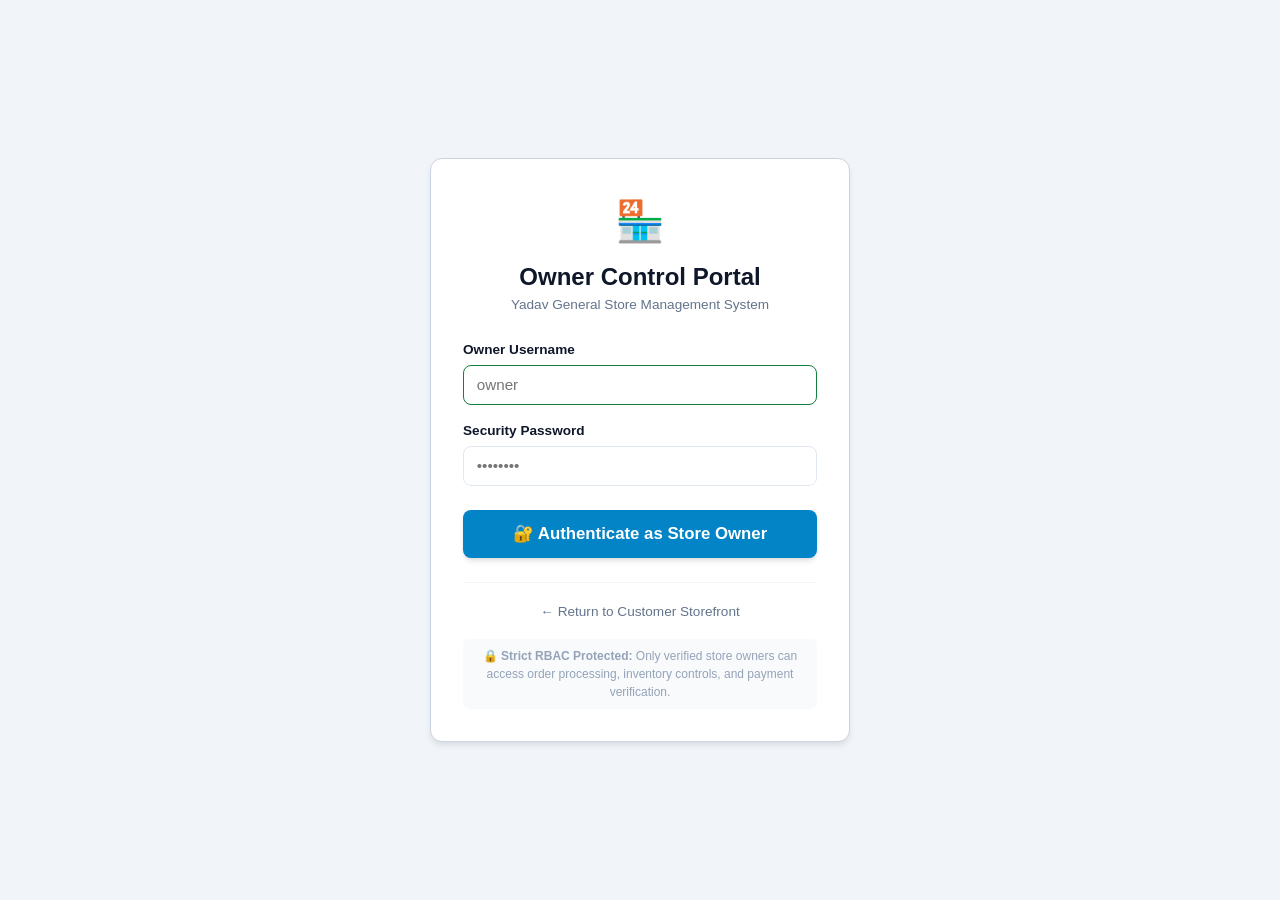
<file: templates/owner_login.html>
<!DOCTYPE html>
<html lang="en">
<head>
  <meta charset="UTF-8">
  <meta name="viewport" content="width=device-width, initial-scale=1.0">
  <title>Owner Portal Login | Yadav General Store</title>
  <link rel="stylesheet" href="/static/css/style.css">
  <link rel="stylesheet" href="/static/css/dashboard.css">
  <link rel="icon" href="data:image/svg+xml,<svg xmlns='http://www.w3.org/2000/svg' viewBox='0 0 100 100'><text y='.9em' font-size='90'>🔐</text></svg>">
</head>
<body class="owner-body" style="display:flex; align-items:center; justify-content:center; min-height:100vh; padding:1rem;">

  <div style="background:white; max-width:420px; width:100%; padding:2rem; border-radius:12px; border:1px solid #cbd5e1; box-shadow:0 4px 6px -1px rgba(0,0,0,0.1);">
    <div style="text-align:center; margin-bottom:1.5rem;">
      <span style="font-size:2.5rem;">🏪</span>
      <h2 style="font-weight:800; color:#0f172a; margin-top:0.5rem;">Owner Control Portal</h2>
      <p style="font-size:0.85rem; color:#64748b;">Yadav General Store Management System</p>
    </div>

    <form onsubmit="handleOwnerLogin(event)">
      <div class="form-group">
        <label class="form-label">Owner Username</label>
        <input type="text" id="owner-username" class="form-input" required placeholder="owner" autofocus />
      </div>

      <div class="form-group">
        <label class="form-label">Security Password</label>
        <input type="password" id="owner-password" class="form-input" required placeholder="••••••••" />
      </div>

      <div id="login-error-msg" style="display:none; color:#dc2626; background:#fee2e2; padding:0.6rem; border-radius:6px; font-size:0.85rem; margin-bottom:1rem;"></div>

      <button type="submit" id="owner-login-btn" class="submit-order-btn" style="background:#0284c7;">
        🔐 Authenticate as Store Owner
      </button>
    </form>

    <div style="margin-top:1.5rem; text-align:center; border-top:1px solid #f1f5f9; padding-top:1rem;">
      <a href="/" style="font-size:0.85rem; color:#64748b; text-decoration:none;">← Return to Customer Storefront</a>
    </div>

    <div style="margin-top:1rem; font-size:0.75rem; color:#94a3b8; text-align:center; background:#f8fafc; padding:0.5rem; border-radius:6px;">
      🔒 <strong>Strict RBAC Protected:</strong> Only verified store owners can access order processing, inventory controls, and payment verification.
    </div>
  </div>

  <script>
    async function handleOwnerLogin(event) {
      event.preventDefault();
      const username = document.getElementById('owner-username').value.trim();
      const password = document.getElementById('owner-password').value.trim();
      const errorBox = document.getElementById('login-error-msg');
      const submitBtn = document.getElementById('owner-login-btn');

      errorBox.style.display = 'none';
      submitBtn.disabled = true;
      submitBtn.textContent = 'Verifying Credentials...';

      try {
        const res = await fetch('/api/owner/login', {
          method: 'POST',
          headers: { 'Content-Type': 'application/json' },
          body: JSON.stringify({ username, password })
        });

        const data = await res.json();
        if (!res.ok) {
          errorBox.textContent = data.error || 'Invalid credentials.';
          errorBox.style.display = 'block';
          submitBtn.disabled = false;
          submitBtn.textContent = '🔐 Authenticate as Store Owner';
          return;
        }

        // Redirect to owner dashboard
        window.location.href = '/owner/dashboard';
      } catch (err) {
        errorBox.textContent = 'Network error. Please try again.';
        errorBox.style.display = 'block';
        submitBtn.disabled = false;
        submitBtn.textContent = '🔐 Authenticate as Store Owner';
      }
    }
  </script>
</body>
</html>
</file>
<file: static/css/style.css>
:root {
  --primary: #15803d;
  --primary-hover: #166534;
  --primary-light: #dcfce7;
  --primary-dark: #14532d;
  --secondary: #d97706;
  --secondary-light: #fef3c7;
  --accent: #2563eb;
  --danger: #dc2626;
  --danger-light: #fee2e2;
  --success: #16a34a;
  --bg: #f8fafc;
  --surface: #ffffff;
  --border: #e2e8f0;
  --text-main: #0f172a;
  --text-muted: #64748b;
  --shadow-sm: 0 1px 2px 0 rgb(0 0 0 / 0.05);
  --shadow-md: 0 4px 6px -1px rgb(0 0 0 / 0.1), 0 2px 4px -2px rgb(0 0 0 / 0.1);
  --shadow-lg: 0 10px 15px -3px rgb(0 0 0 / 0.1), 0 4px 6px -4px rgb(0 0 0 / 0.1);
  --radius: 12px;
}

* {
  box-sizing: border-box;
  margin: 0;
  padding: 0;
}

body {
  font-family: -apple-system, BlinkMacSystemFont, "Segoe UI", Roboto, Oxygen, Ubuntu, Cantarell, "Noto Sans Devanagari", sans-serif;
  background-color: var(--bg);
  color: var(--text-main);
  line-height: 1.5;
  padding-bottom: 80px;
}

/* Header */
.navbar {
  position: sticky;
  top: 0;
  z-index: 50;
  background: var(--surface);
  border-bottom: 1px solid var(--border);
  box-shadow: var(--shadow-sm);
  padding: 0.75rem 1rem;
}

.nav-container {
  max-width: 1200px;
  margin: 0 auto;
  display: flex;
  align-items: center;
  justify-content: space-between;
  gap: 1rem;
}

.brand {
  display: flex;
  align-items: center;
  gap: 0.5rem;
  text-decoration: none;
  color: var(--primary-dark);
}

.brand-icon {
  font-size: 1.75rem;
}

.brand-title {
  font-size: 1.25rem;
  font-weight: 800;
  letter-spacing: -0.025em;
  color: var(--primary-dark);
  line-height: 1.1;
}

.brand-sub {
  font-size: 0.75rem;
  color: var(--text-muted);
}

.nav-actions {
  display: flex;
  align-items: center;
  gap: 0.75rem;
}

/* Language Toggle */
.lang-switcher {
  display: flex;
  border: 1px solid var(--border);
  border-radius: 20px;
  overflow: hidden;
  background: var(--bg);
}

.lang-btn {
  padding: 0.25rem 0.6rem;
  font-size: 0.8rem;
  border: none;
  background: transparent;
  cursor: pointer;
  font-weight: 600;
  color: var(--text-muted);
  transition: all 0.2s;
}

.lang-btn.active-lang {
  background: var(--primary);
  color: #fff;
}

/* Nav Links & Buttons */
.nav-link {
  text-decoration: none;
  color: var(--text-main);
  font-weight: 600;
  font-size: 0.9rem;
  padding: 0.4rem 0.8rem;
  border-radius: 8px;
  transition: background 0.2s;
}

.nav-link:hover {
  background: var(--bg);
}

.cart-btn {
  position: relative;
  display: flex;
  align-items: center;
  gap: 0.4rem;
  background: var(--primary);
  color: #fff;
  border: none;
  padding: 0.5rem 1rem;
  border-radius: 20px;
  font-weight: 700;
  cursor: pointer;
  box-shadow: var(--shadow-sm);
  transition: background 0.2s;
}

.cart-btn:hover {
  background: var(--primary-hover);
}

.cart-badge {
  background: #f59e0b;
  color: #000;
  font-size: 0.75rem;
  padding: 0.1rem 0.4rem;
  border-radius: 10px;
  font-weight: 800;
}

/* Hero & Announcement */
.hero-banner {
  background: linear-gradient(135deg, #15803d 0%, #166534 100%);
  color: white;
  padding: 1.75rem 1rem;
  text-align: center;
  margin-bottom: 1.5rem;
}

.hero-banner h1 {
  font-size: 1.75rem;
  font-weight: 800;
  margin-bottom: 0.4rem;
}

.hero-banner p {
  font-size: 0.95rem;
  opacity: 0.9;
  max-width: 600px;
  margin: 0 auto;
}

.container {
  max-width: 1200px;
  margin: 0 auto;
  padding: 0 1rem;
}

/* Search & Categories */
.search-box {
  margin-bottom: 1.25rem;
  display: flex;
  gap: 0.5rem;
}

.search-input {
  flex: 1;
  padding: 0.75rem 1rem;
  border: 2px solid var(--border);
  border-radius: var(--radius);
  font-size: 1rem;
  background: var(--surface);
  outline: none;
  transition: border-color 0.2s;
}

.search-input:focus {
  border-color: var(--primary);
}

.categories-bar {
  display: flex;
  gap: 0.5rem;
  overflow-x: auto;
  padding-bottom: 0.75rem;
  margin-bottom: 1.5rem;
  scrollbar-width: thin;
}

.cat-pill {
  padding: 0.5rem 1rem;
  border-radius: 20px;
  background: var(--surface);
  border: 1px solid var(--border);
  white-space: nowrap;
  font-size: 0.875rem;
  font-weight: 600;
  cursor: pointer;
  color: var(--text-main);
  transition: all 0.2s;
}

.cat-pill:hover, .cat-pill.active {
  background: var(--primary);
  color: white;
  border-color: var(--primary);
}

/* Product Grid */
.products-grid {
  display: grid;
  grid-template-columns: repeat(auto-fill, minmax(260px, 1fr));
  gap: 1.25rem;
  margin-bottom: 2rem;
}

.product-card {
  background: var(--surface);
  border: 1px solid var(--border);
  border-radius: var(--radius);
  padding: 1rem;
  display: flex;
  flex-direction: column;
  box-shadow: var(--shadow-sm);
  transition: transform 0.2s, box-shadow 0.2s;
  position: relative;
}

.product-card:hover {
  transform: translateY(-2px);
  box-shadow: var(--shadow-md);
}

.product-img-wrapper {
  width: 100%;
  height: 150px;
  background: #f1f5f9;
  border-radius: 8px;
  overflow: hidden;
  display: flex;
  align-items: center;
  justify-content: center;
  margin-bottom: 0.75rem;
}

.product-img {
  max-width: 100%;
  max-height: 100%;
  object-fit: contain;
}

.stock-tag {
  position: absolute;
  top: 1.5rem;
  left: 1.5rem;
  font-size: 0.7rem;
  font-weight: 700;
  padding: 0.2rem 0.5rem;
  border-radius: 6px;
  text-transform: uppercase;
}

.stock-in {
  background: var(--primary-light);
  color: var(--primary-dark);
}

.stock-low {
  background: var(--secondary-light);
  color: var(--secondary);
}

.stock-out {
  background: var(--danger-light);
  color: var(--danger);
}

.product-category {
  font-size: 0.75rem;
  font-weight: 700;
  color: var(--text-muted);
  text-transform: uppercase;
  margin-bottom: 0.25rem;
}

.product-title {
  font-size: 1rem;
  font-weight: 700;
  color: var(--text-main);
  line-height: 1.25;
  margin-bottom: 0.25rem;
}

.product-title-hi {
  font-size: 0.875rem;
  color: #475569;
  margin-bottom: 0.5rem;
}

.product-desc {
  font-size: 0.8rem;
  color: var(--text-muted);
  margin-bottom: 0.75rem;
  display: -webkit-box;
  -webkit-line-clamp: 2;
  -webkit-box-orient: vertical;
  overflow: hidden;
}

.product-footer {
  margin-top: auto;
  display: flex;
  flex-direction: column;
  gap: 0.5rem;
}

.unit-select-wrap {
  display: flex;
  flex-direction: column;
  gap: 0.2rem;
}

.unit-label {
  font-size: 0.75rem;
  font-weight: 600;
  color: var(--text-muted);
}

.unit-select {
  width: 100%;
  padding: 0.4rem 0.6rem;
  border: 1px solid var(--border);
  border-radius: 8px;
  background: var(--surface);
  font-size: 0.875rem;
  font-weight: 600;
  cursor: pointer;
}

.price-action-row {
  display: flex;
  align-items: center;
  justify-content: space-between;
  margin-top: 0.25rem;
}

.price-display {
  font-size: 1.25rem;
  font-weight: 800;
  color: var(--primary-dark);
}

.add-btn {
  background: var(--primary);
  color: white;
  border: none;
  padding: 0.5rem 0.9rem;
  border-radius: 8px;
  font-size: 0.875rem;
  font-weight: 700;
  cursor: pointer;
  transition: background 0.2s;
}

.add-btn:hover {
  background: var(--primary-hover);
}

.add-btn:disabled {
  background: #cbd5e1;
  cursor: not-allowed;
}

/* Modals & Drawers */
.modal-overlay {
  display: none;
  position: fixed;
  inset: 0;
  background: rgba(0, 0, 0, 0.5);
  z-index: 100;
  align-items: center;
  justify-content: center;
  padding: 1rem;
}

.modal-overlay.active {
  display: flex;
}

.modal-content {
  background: var(--surface);
  border-radius: var(--radius);
  max-width: 500px;
  width: 100%;
  max-height: 90vh;
  overflow-y: auto;
  padding: 1.5rem;
  box-shadow: var(--shadow-lg);
  position: relative;
}

.modal-header {
  display: flex;
  align-items: center;
  justify-content: space-between;
  margin-bottom: 1rem;
  border-bottom: 1px solid var(--border);
  padding-bottom: 0.75rem;
}

.modal-title {
  font-size: 1.25rem;
  font-weight: 700;
}

.close-btn {
  background: transparent;
  border: none;
  font-size: 1.5rem;
  cursor: pointer;
  color: var(--text-muted);
}

/* Cart Items */
.cart-item {
  display: flex;
  justify-content: space-between;
  align-items: center;
  padding: 0.75rem 0;
  border-bottom: 1px solid var(--border);
  gap: 0.5rem;
}

.cart-item-info {
  flex: 1;
}

.cart-item-name {
  font-weight: 700;
  font-size: 0.9rem;
}

.cart-item-unit {
  font-size: 0.8rem;
  color: var(--text-muted);
}

.qty-control {
  display: flex;
  align-items: center;
  gap: 0.4rem;
  border: 1px solid var(--border);
  border-radius: 8px;
  padding: 0.1rem;
}

.qty-btn {
  width: 28px;
  height: 28px;
  border: none;
  background: var(--bg);
  border-radius: 6px;
  font-weight: bold;
  cursor: pointer;
}

.qty-val {
  min-width: 24px;
  text-align: center;
  font-size: 0.9rem;
  font-weight: 700;
}

.bill-row {
  display: flex;
  justify-content: space-between;
  margin: 0.4rem 0;
  font-size: 0.9rem;
  color: var(--text-muted);
}

.bill-total {
  font-size: 1.15rem;
  font-weight: 800;
  color: var(--text-main);
  border-top: 2px dashed var(--border);
  padding-top: 0.5rem;
  margin-top: 0.5rem;
}

.form-group {
  margin-bottom: 1rem;
}

.form-label {
  display: block;
  font-size: 0.85rem;
  font-weight: 700;
  margin-bottom: 0.3rem;
  color: var(--text-main);
}

.form-input, .form-textarea, .form-select {
  width: 100%;
  padding: 0.65rem 0.8rem;
  border: 1.5px solid var(--border);
  border-radius: 8px;
  font-size: 0.95rem;
  outline: none;
  background: var(--surface);
}

.form-input:focus, .form-textarea:focus, .form-select:focus {
  border-color: var(--primary);
}

.radio-group {
  display: grid;
  grid-template-columns: 1fr 1fr;
  gap: 0.5rem;
}

.radio-card {
  border: 1.5px solid var(--border);
  border-radius: 8px;
  padding: 0.6rem;
  text-align: center;
  cursor: pointer;
  font-size: 0.85rem;
  font-weight: 600;
  transition: all 0.2s;
}

.radio-card input {
  display: none;
}

.radio-card.active {
  border-color: var(--primary);
  background: var(--primary-light);
  color: var(--primary-dark);
}

.submit-order-btn {
  width: 100%;
  background: var(--primary);
  color: white;
  border: none;
  padding: 0.85rem;
  border-radius: 8px;
  font-size: 1.05rem;
  font-weight: 800;
  cursor: pointer;
  margin-top: 0.5rem;
  box-shadow: var(--shadow-md);
  transition: background 0.2s;
}

.submit-order-btn:hover {
  background: var(--primary-hover);
}

/* Toast notifications */
.toast {
  position: fixed;
  bottom: 20px;
  right: 20px;
  z-index: 200;
  padding: 0.75rem 1.25rem;
  border-radius: 8px;
  font-weight: 600;
  color: white;
  box-shadow: var(--shadow-lg);
  display: none;
  animation: slideIn 0.3s ease;
}

.toast.success { background: var(--success); }
.toast.error { background: var(--danger); }
.toast.info { background: var(--accent); }

@keyframes slideIn {
  from { transform: translateY(100%); opacity: 0; }
  to { transform: translateY(0); opacity: 1; }
}

@media (max-width: 640px) {
  .hero-banner h1 { font-size: 1.35rem; }
  .products-grid { grid-template-columns: repeat(2, 1fr); gap: 0.75rem; }
  .product-card { padding: 0.75rem; }
  .product-img-wrapper { height: 110px; }
  .price-display { font-size: 1.05rem; }
  .add-btn { padding: 0.4rem 0.6rem; font-size: 0.75rem; }
  .radio-group { grid-template-columns: 1fr; }
}

/* Notification Drawer & Bell */
.notif-bell-btn {
  position: relative;
  background: transparent;
  border: 1px solid #e2e8f0;
  border-radius: 8px;
  font-size: 1.15rem;
  cursor: pointer;
  padding: 0.35rem 0.6rem;
  display: inline-flex;
  align-items: center;
  justify-content: center;
  color: #334155;
  transition: all 0.2s ease;
}

.notif-bell-btn:hover {
  background: #f1f5f9;
  border-color: #cbd5e1;
}

.notif-badge {
  position: absolute;
  top: -6px;
  right: -6px;
  background: #dc2626;
  color: white;
  font-size: 0.68rem;
  font-weight: 800;
  border-radius: 10px;
  min-width: 18px;
  height: 18px;
  line-height: 18px;
  text-align: center;
  padding: 0 4px;
  border: 2px solid white;
}

.notif-item {
  background: #ffffff;
  border: 1px solid #e2e8f0;
  border-radius: 8px;
  padding: 0.75rem;
  font-size: 0.85rem;
  display: flex;
  flex-direction: column;
  gap: 0.25rem;
  transition: background 0.2s;
}

.notif-item.unread {
  background: #f0fdf4;
  border-color: #86efac;
}

.notif-time {
  font-size: 0.75rem;
  color: #64748b;
}
</file>
<file: static/css/dashboard.css>
:root {
  --owner-primary: #1e293b;
  --owner-accent: #0284c7;
  --owner-accent-light: #e0f2fe;
  --owner-success: #15803d;
  --owner-warning: #b45309;
  --owner-danger: #b91c1c;
  --owner-bg: #f1f5f9;
  --owner-card: #ffffff;
  --owner-border: #cbd5e1;
}

body.owner-body {
  background-color: var(--owner-bg);
  color: #1e293b;
  font-family: -apple-system, BlinkMacSystemFont, "Segoe UI", Roboto, sans-serif;
  margin: 0;
  padding: 0;
}

.owner-header {
  background: #0f172a;
  color: white;
  padding: 0.85rem 1.5rem;
  display: flex;
  justify-content: space-between;
  align-items: center;
  box-shadow: 0 2px 4px rgba(0,0,0,0.1);
  position: sticky;
  top: 0;
  z-index: 40;
}

.owner-brand {
  display: flex;
  align-items: center;
  gap: 0.6rem;
  font-weight: 800;
  font-size: 1.15rem;
  color: #f8fafc;
}

.owner-badge {
  background: #0284c7;
  color: #ffffff;
  font-size: 0.7rem;
  padding: 0.2rem 0.5rem;
  border-radius: 4px;
  font-weight: bold;
}

.owner-nav-actions {
  display: flex;
  align-items: center;
  gap: 1rem;
}

.owner-logout-btn {
  background: #334155;
  color: #f8fafc;
  border: none;
  padding: 0.4rem 0.8rem;
  border-radius: 6px;
  cursor: pointer;
  font-weight: 600;
  transition: background 0.2s;
}

.owner-logout-btn:hover {
  background: #475569;
}

.owner-container {
  max-width: 1300px;
  margin: 1.5rem auto;
  padding: 0 1rem;
}

/* Tabs */
.dashboard-tabs {
  display: flex;
  gap: 0.5rem;
  border-bottom: 2px solid var(--owner-border);
  margin-bottom: 1.5rem;
}

.d-tab {
  padding: 0.65rem 1.25rem;
  font-weight: 700;
  font-size: 0.95rem;
  background: transparent;
  border: none;
  cursor: pointer;
  color: #64748b;
  position: relative;
  transition: all 0.2s;
}

.d-tab.active {
  color: #0284c7;
}

.d-tab.active::after {
  content: '';
  position: absolute;
  bottom: -2px;
  left: 0;
  right: 0;
  height: 3px;
  background: #0284c7;
}

/* Stats Cards */
.stats-grid {
  display: grid;
  grid-template-columns: repeat(auto-fit, minmax(200px, 1fr));
  gap: 1rem;
  margin-bottom: 1.5rem;
}

.stat-card {
  background: white;
  padding: 1.2rem;
  border-radius: 10px;
  border: 1px solid var(--owner-border);
  box-shadow: 0 1px 3px rgba(0,0,0,0.05);
}

.stat-card-title {
  font-size: 0.8rem;
  font-weight: 700;
  color: #64748b;
  text-transform: uppercase;
  margin-bottom: 0.4rem;
}

.stat-card-val {
  font-size: 1.6rem;
  font-weight: 800;
  color: #0f172a;
}

/* Orders Panel */
.orders-filter-bar {
  display: flex;
  gap: 0.5rem;
  margin-bottom: 1rem;
  overflow-x: auto;
  padding-bottom: 0.4rem;
}

.filter-btn {
  padding: 0.35rem 0.75rem;
  border-radius: 20px;
  border: 1px solid var(--owner-border);
  background: white;
  font-size: 0.85rem;
  font-weight: 600;
  cursor: pointer;
  white-space: nowrap;
}

.filter-btn.active {
  background: #0284c7;
  color: white;
  border-color: #0284c7;
}

.order-card-admin {
  background: white;
  border-radius: 10px;
  border: 1px solid var(--owner-border);
  padding: 1.25rem;
  margin-bottom: 1rem;
  box-shadow: 0 1px 3px rgba(0,0,0,0.05);
}

.order-card-header {
  display: flex;
  justify-content: space-between;
  align-items: flex-start;
  border-bottom: 1px solid #f1f5f9;
  padding-bottom: 0.75rem;
  margin-bottom: 0.75rem;
}

.order-num-tag {
  font-weight: 800;
  font-size: 1.05rem;
  color: #0f172a;
}

.order-date-tag {
  font-size: 0.8rem;
  color: #64748b;
}

.status-badge {
  display: inline-block;
  padding: 0.25rem 0.65rem;
  border-radius: 20px;
  font-size: 0.75rem;
  font-weight: 800;
  text-transform: uppercase;
}

.status-PENDING_OWNER_APPROVAL { background: #fef3c7; color: #b45309; }
.status-ACCEPTED { background: #dbeafe; color: #1e40af; }
.status-PAYMENT_PENDING { background: #f3e8ff; color: #6b21a8; }
.status-PAYMENT_VERIFIED { background: #dcfce7; color: #15803d; }
.status-PROCESSING { background: #ffedd5; color: #9a3412; }
.status-COMPLETED { background: #dcfce7; color: #14532d; }
.status-REJECTED, .status-CANCELLED { background: #fee2e2; color: #b91c1c; }

.order-grid-details {
  display: grid;
  grid-template-columns: 1fr 1fr;
  gap: 1rem;
  font-size: 0.875rem;
  margin-bottom: 1rem;
}

.order-customer-box {
  background: #f8fafc;
  padding: 0.75rem;
  border-radius: 8px;
  border: 1px solid #e2e8f0;
}

.order-items-box table {
  width: 100%;
  border-collapse: collapse;
}

.order-items-box th, .order-items-box td {
  padding: 0.4rem 0.5rem;
  font-size: 0.85rem;
  border-bottom: 1px solid #f1f5f9;
  text-align: left;
}

.order-items-box th {
  background: #f8fafc;
  color: #64748b;
  font-weight: 700;
}

.order-actions-bar {
  display: flex;
  gap: 0.5rem;
  flex-wrap: wrap;
  align-items: center;
  justify-content: flex-end;
  border-top: 1px solid #f1f5f9;
  padding-top: 0.75rem;
}

.admin-btn {
  padding: 0.45rem 0.9rem;
  border-radius: 6px;
  font-weight: 700;
  font-size: 0.85rem;
  cursor: pointer;
  border: 1px solid transparent;
  transition: all 0.2s;
}

.admin-btn-primary { background: #0284c7; color: white; }
.admin-btn-primary:hover { background: #0369a1; }
.admin-btn-success { background: #16a34a; color: white; }
.admin-btn-success:hover { background: #15803d; }
.admin-btn-danger { background: #dc2626; color: white; }
.admin-btn-danger:hover { background: #b91c1c; }
.admin-btn-outline { background: white; border-color: #cbd5e1; color: #334155; }
.admin-btn-outline:hover { background: #f8fafc; }

/* Product Table */
.product-admin-table {
  width: 100%;
  background: white;
  border-radius: 10px;
  border: 1px solid var(--owner-border);
  border-collapse: collapse;
  overflow: hidden;
  box-shadow: 0 1px 3px rgba(0,0,0,0.05);
}

.product-admin-table th, .product-admin-table td {
  padding: 0.75rem 1rem;
  font-size: 0.875rem;
  border-bottom: 1px solid #e2e8f0;
  text-align: left;
}

.product-admin-table th {
  background: #f8fafc;
  font-weight: 800;
  color: #475569;
}

.stock-pill {
  display: inline-block;
  padding: 0.2rem 0.5rem;
  border-radius: 6px;
  font-weight: 800;
  font-size: 0.8rem;
}

.stock-pill-good { background: #dcfce7; color: #166534; }
.stock-pill-low { background: #fef3c7; color: #92400e; }
.stock-pill-zero { background: #fee2e2; color: #991b1b; }

/* Settings Form */
.settings-card {
  background: white;
  padding: 1.5rem;
  border-radius: 10px;
  border: 1px solid var(--owner-border);
  box-shadow: 0 1px 3px rgba(0,0,0,0.05);
  max-width: 700px;
}

@media (max-width: 768px) {
  .order-grid-details { grid-template-columns: 1fr; }
  .product-admin-table { display: block; overflow-x: auto; }
}
</file>
